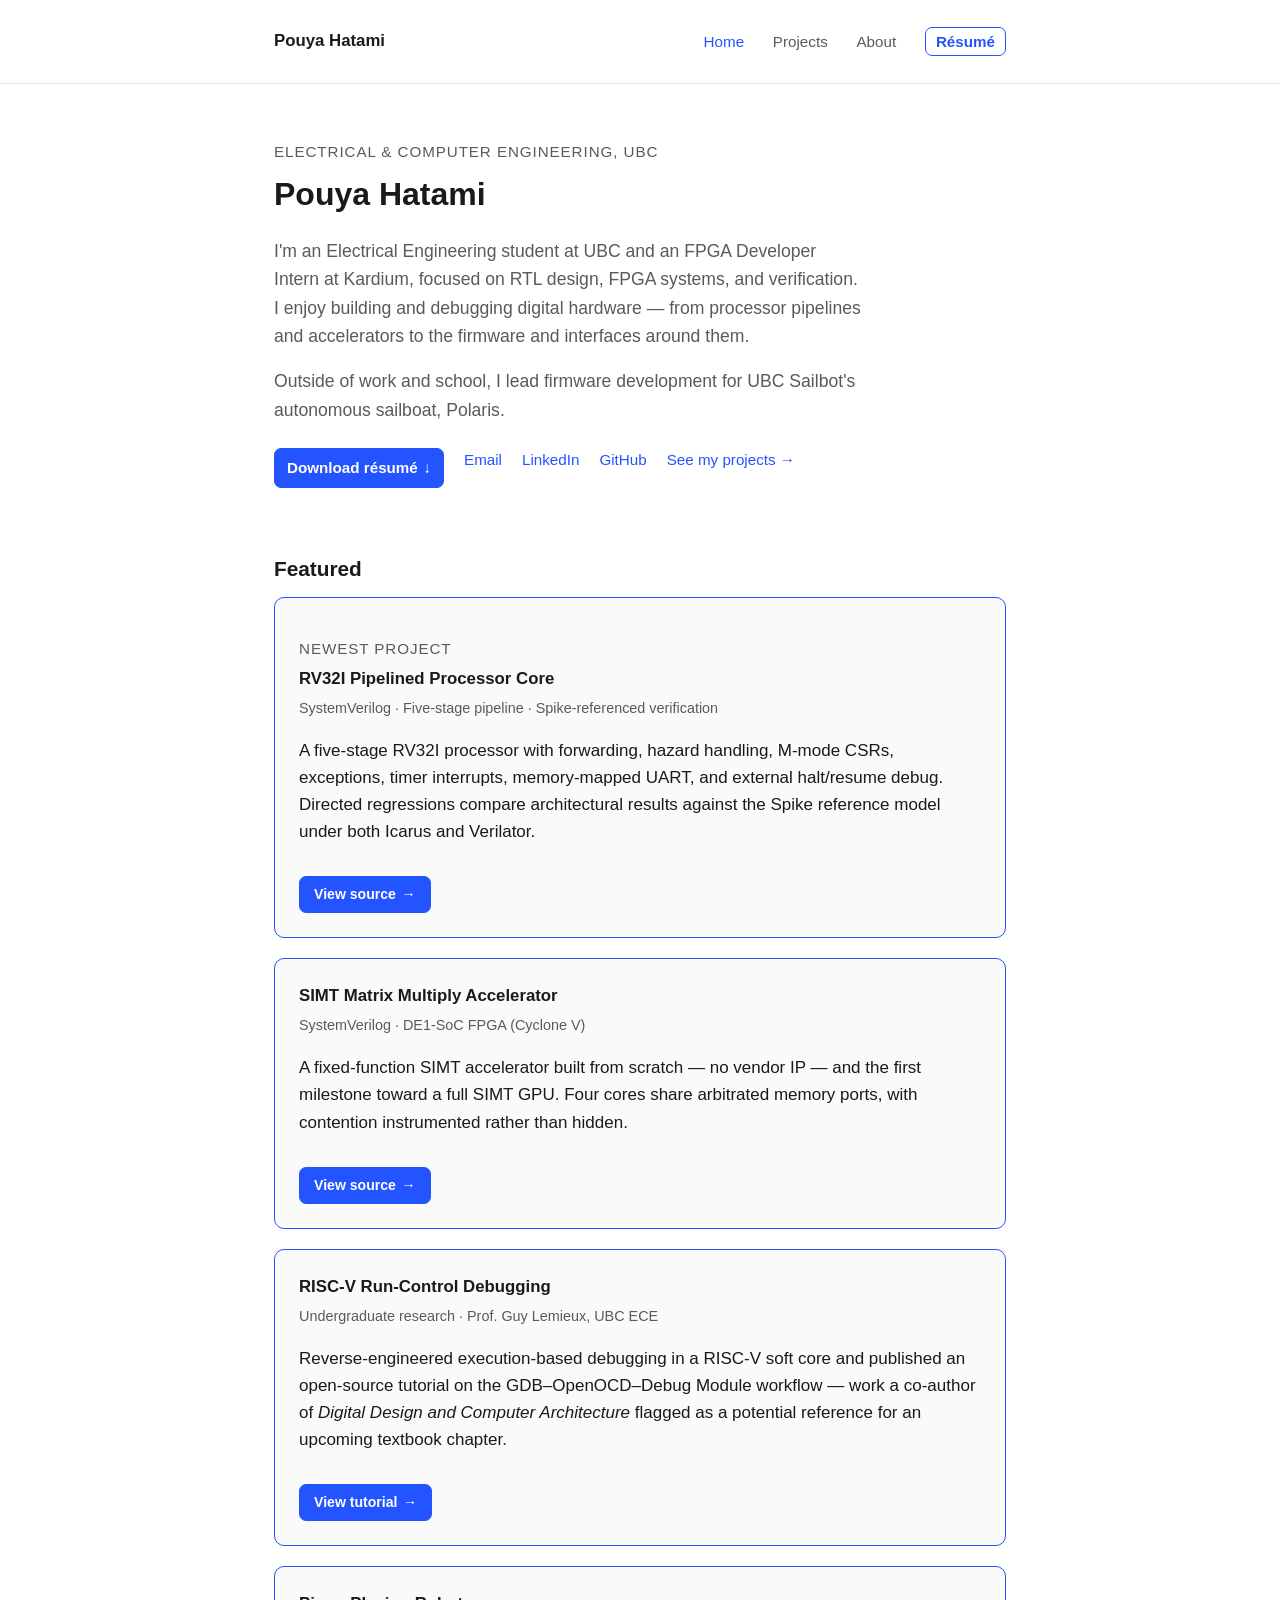
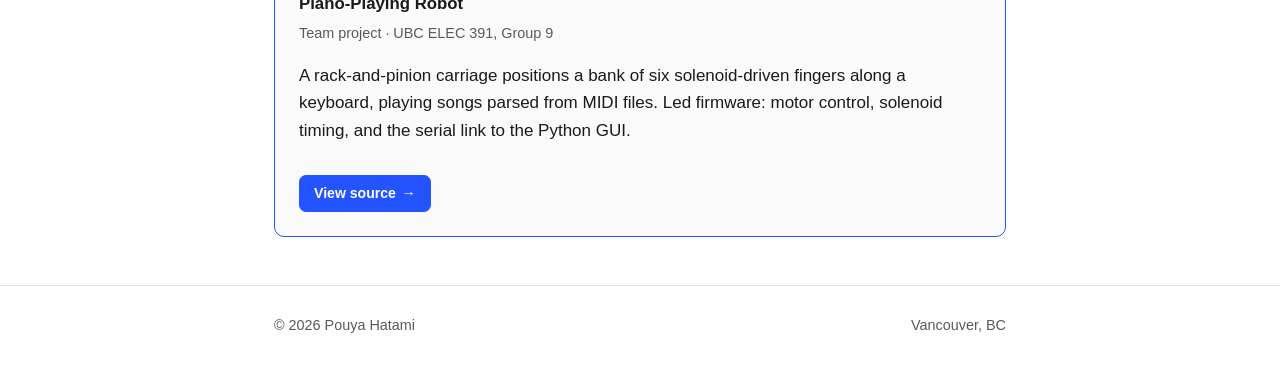
<file: index.html>
<!doctype html>
<html lang="en">
<head>
<meta charset="UTF-8">
<meta name="viewport" content="width=device-width, initial-scale=1.0">
<title>Pouya Hatami</title>
<meta name="description" content="Electrical & Computer Engineering student at UBC. FPGA, embedded systems, and firmware.">
<link rel="stylesheet" href="style.css?v=20260815-2">
</head>
<body>

<header class="site-header">
  <div class="wrap">
    <a class="site-title" href="index.html">Pouya Hatami</a>
    <nav>
      <a href="index.html" class="active">Home</a>
      <a href="projects.html">Projects</a>
      <a href="about.html">About</a>
      <a class="nav-resume" href="assets/Pouya_Hatami_Resume.pdf" download>R&eacute;sum&eacute;</a>
    </nav>
  </div>
</header>

<main class="wrap">
  <p class="tag">Electrical &amp; Computer Engineering, UBC</p>
  <h1>Pouya Hatami</h1>
  <p class="lede">
    I'm an Electrical Engineering student at UBC and an FPGA Developer Intern at
    Kardium, focused on RTL design, FPGA systems, and verification. I enjoy building
    and debugging digital hardware &mdash; from processor pipelines and accelerators
    to the firmware and interfaces around them.
  </p>
  <p class="lede">Outside of work and school, I lead firmware development for UBC Sailbot's autonomous sailboat, Polaris.</p>

  <div class="links">
    <a class="download-link" href="assets/Pouya_Hatami_Resume.pdf" download>Download r&eacute;sum&eacute; <span aria-hidden="true">&darr;</span></a>
    <a href="mailto:pouyahatami10@gmail.com">Email</a>
    <a href="https://linkedin.com/in/pouya-hatami-812662292" target="_blank" rel="noopener">LinkedIn</a>
    <a href="https://github.com/pouyahatami" target="_blank" rel="noopener">GitHub</a>
    <a href="projects.html">See my projects &rarr;</a>
  </div>

  <section style="margin-top:64px;">
    <h2>Featured</h2>

    <div class="card flagship">
      <p class="tag">Newest project</p>
      <h3>RV32I Pipelined Processor Core</h3>
      <p class="meta">SystemVerilog &middot; Five-stage pipeline &middot; Spike-referenced verification</p>
      <p>
        A five-stage RV32I processor with forwarding, hazard handling, M-mode
        CSRs, exceptions, timer interrupts, memory-mapped UART, and external
        halt/resume debug. Directed regressions compare architectural results
        against the Spike reference model under both Icarus and Verilator.
      </p>
      <a class="source-link" href="https://github.com/pouyahatami/riscv_cpu_project" target="_blank" rel="noopener">View source <span aria-hidden="true">&rarr;</span></a>
    </div>

    <div class="card flagship">
      <h3>SIMT Matrix Multiply Accelerator</h3>
      <p class="meta">SystemVerilog &middot; DE1-SoC FPGA (Cyclone V)</p>
      <p>
        A fixed-function SIMT accelerator built from scratch &mdash; no vendor
        IP &mdash; and the first milestone toward a full SIMT GPU. Four cores
        share arbitrated memory ports, with contention instrumented rather
        than hidden.
      </p>
      <a class="source-link" href="https://github.com/pouyahatami/simt-matrix-multiply-accel" target="_blank" rel="noopener">View source <span aria-hidden="true">&rarr;</span></a>
    </div>

    <div class="card flagship">
      <h3>RISC-V Run-Control Debugging</h3>
      <p class="meta">Undergraduate research &middot; Prof. Guy Lemieux, UBC ECE</p>
      <p>
        Reverse-engineered execution-based debugging in a RISC-V soft core and
        published an open-source tutorial on the GDB&ndash;OpenOCD&ndash;Debug Module
        workflow &mdash; work a co-author of <em>Digital Design and Computer
        Architecture</em> flagged as a potential reference for an upcoming textbook chapter.
      </p>
      <a class="source-link" href="https://github.com/UBC-ORCA/riscv-debug-tutorial" target="_blank" rel="noopener">View tutorial <span aria-hidden="true">&rarr;</span></a>
    </div>

    <div class="card flagship">
      <h3>Piano-Playing Robot</h3>
      <p class="meta">Team project &middot; UBC ELEC 391, Group 9</p>
      <p>
        A rack-and-pinion carriage positions a bank of six solenoid-driven
        fingers along a keyboard, playing songs parsed from MIDI files.
        Led firmware: motor control, solenoid timing, and the serial link
        to the Python GUI.
      </p>
      <a class="source-link" href="https://github.com/pouyahatami/piano-playing-robot" target="_blank" rel="noopener">View source <span aria-hidden="true">&rarr;</span></a>
    </div>
  </section>
</main>

<footer>
  <div class="wrap">
    <span>&copy; 2026 Pouya Hatami</span>
    <span>Vancouver, BC</span>
  </div>
</footer>

</body>
</html>
</file>
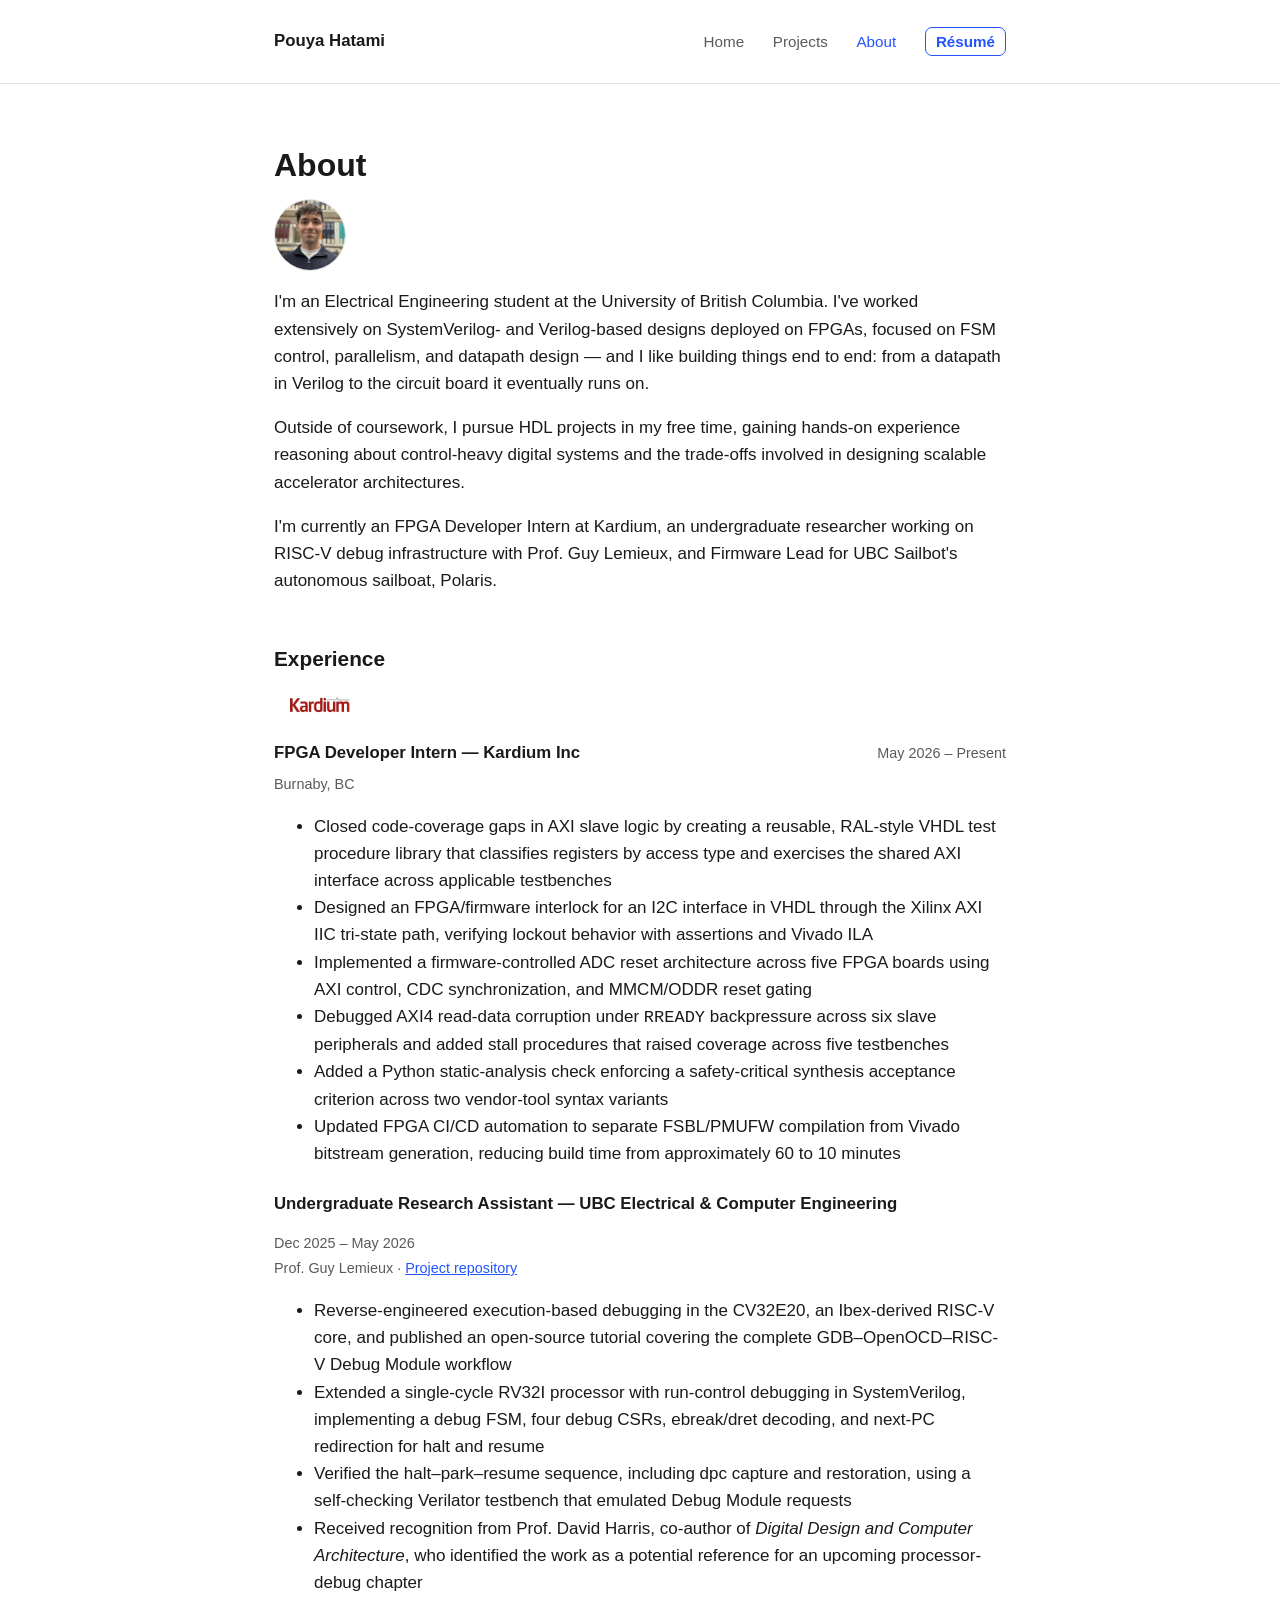
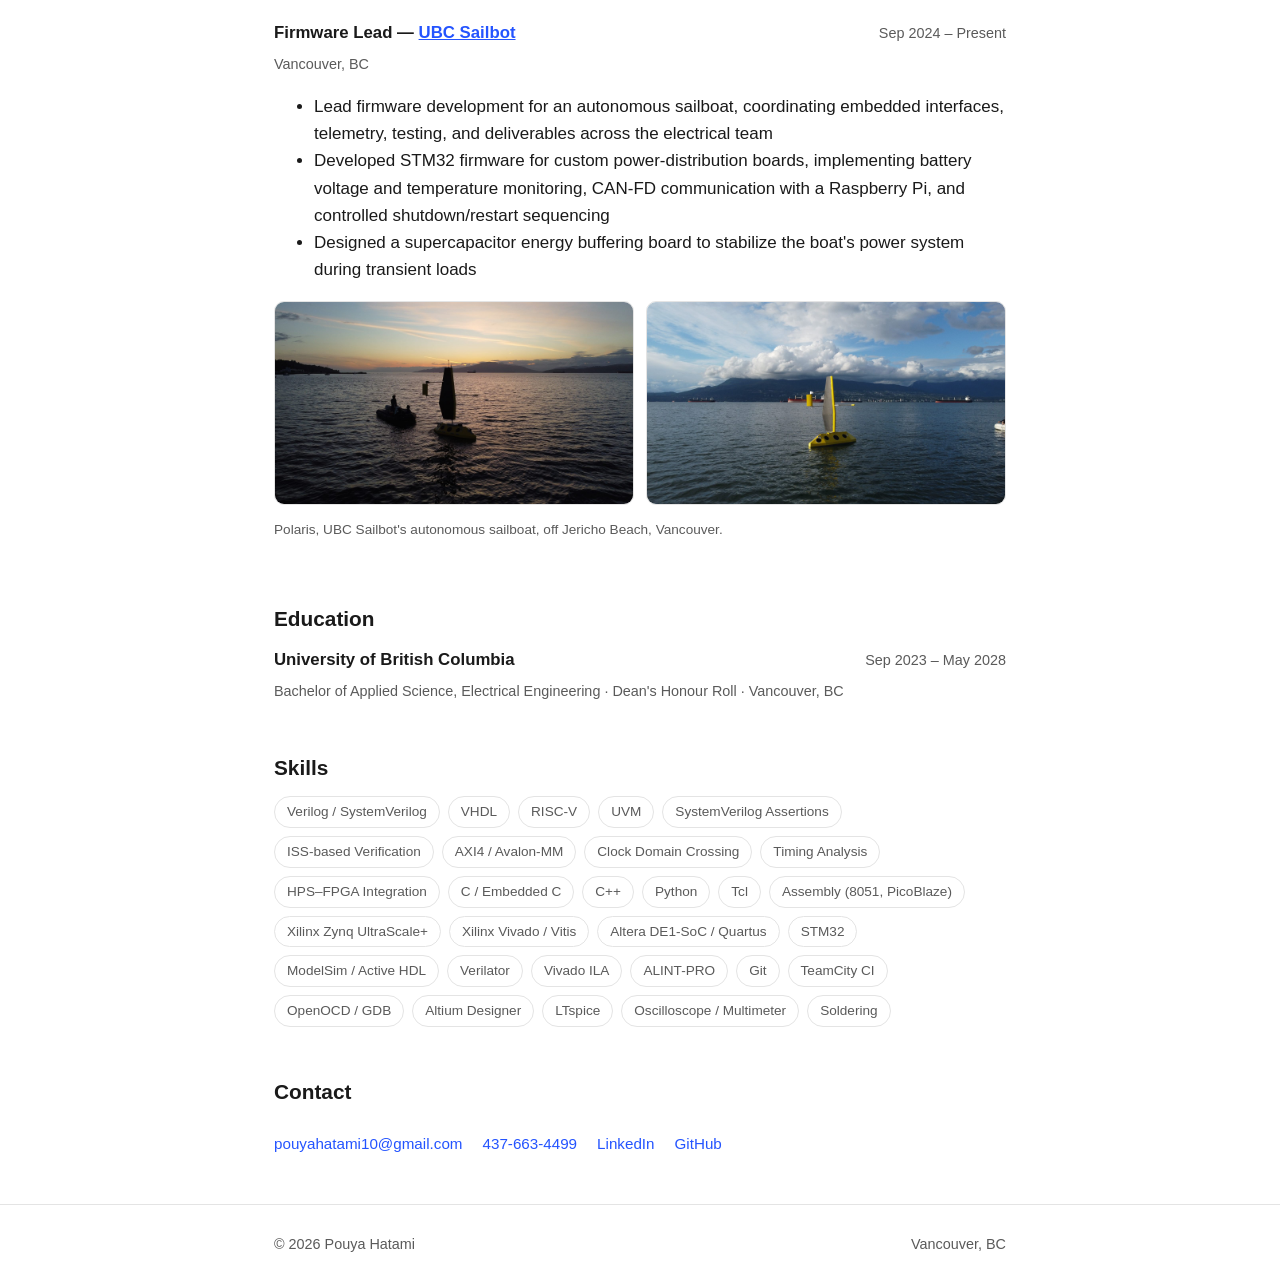
<file: about.html>
<!doctype html>
<html lang="en">
<head>
<meta charset="UTF-8">
<meta name="viewport" content="width=device-width, initial-scale=1.0">
<title>About &mdash; Pouya Hatami</title>
<meta name="description" content="About Pouya Hatami, Electrical & Computer Engineering student at UBC.">
<link rel="stylesheet" href="style.css?v=20260815-2">
</head>
<body>

<header class="site-header">
  <div class="wrap">
    <a class="site-title" href="index.html">Pouya Hatami</a>
    <nav>
      <a href="index.html">Home</a>
      <a href="projects.html">Projects</a>
      <a href="about.html" class="active">About</a>
      <a class="nav-resume" href="assets/Pouya_Hatami_Resume.pdf" download>R&eacute;sum&eacute;</a>
    </nav>
  </div>
</header>

<main class="wrap">
  <h1>About</h1>

  <section>
    <img src="assets/images/headshot.jpg" alt="Pouya Hatami" class="headshot">
    <p>
      I'm an Electrical Engineering student at the University of British Columbia.
      I've worked extensively on SystemVerilog- and
      Verilog-based designs deployed on FPGAs, focused on FSM control, parallelism,
      and datapath design &mdash; and I like building things end to end: from a
      datapath in Verilog to the circuit board it eventually runs on.
    </p>
    <p>
      Outside of coursework, I pursue HDL projects in my free time, gaining
      hands-on experience reasoning about control-heavy digital systems and the
      trade-offs involved in designing scalable accelerator architectures.
    </p>
    <p>
      I'm currently an FPGA Developer Intern at Kardium, an undergraduate
      researcher working on RISC-V debug infrastructure with Prof. Guy Lemieux,
      and Firmware Lead for UBC Sailbot's autonomous sailboat, Polaris.
    </p>
  </section>

  <section>
    <h2>Experience</h2>

    <div class="exp-item">
      <div class="logo-badge"><img src="assets/images/kardium-logo.jpg" alt="Kardium Inc"></div>
      <div class="role-line">
        <h3>FPGA Developer Intern &mdash; Kardium Inc</h3>
        <span class="meta">May 2026 &ndash; Present</span>
      </div>
      <p class="meta">Burnaby, BC</p>
      <ul>
        <li>Closed code-coverage gaps in AXI slave logic by creating a reusable, RAL-style VHDL test procedure library that classifies registers by access type and exercises the shared AXI interface across applicable testbenches</li>
        <li>Designed an FPGA/firmware interlock for an I2C interface in VHDL through the Xilinx AXI IIC tri-state path, verifying lockout behavior with assertions and Vivado ILA</li>
        <li>Implemented a firmware-controlled ADC reset architecture across five FPGA boards using AXI control, CDC synchronization, and MMCM/ODDR reset gating</li>
        <li>Debugged AXI4 read-data corruption under <code>RREADY</code> backpressure across six slave peripherals and added stall procedures that raised coverage across five testbenches</li>
        <li>Added a Python static-analysis check enforcing a safety-critical synthesis acceptance criterion across two vendor-tool syntax variants</li>
        <li>Updated FPGA CI/CD automation to separate FSBL/PMUFW compilation from Vivado bitstream generation, reducing build time from approximately 60 to 10 minutes</li>
      </ul>
    </div>

    <div class="exp-item">
      <div class="role-line">
        <h3>Undergraduate Research Assistant &mdash; UBC Electrical &amp; Computer Engineering</h3>
        <span class="meta">Dec 2025 &ndash; May 2026</span>
      </div>
      <p class="meta">Prof. Guy Lemieux &middot; <a href="https://github.com/UBC-ORCA/riscv-debug-tutorial" target="_blank" rel="noopener">Project repository</a></p>
      <ul>
        <li>Reverse-engineered execution-based debugging in the CV32E20, an Ibex-derived RISC-V core, and published an open-source tutorial covering the complete GDB&ndash;OpenOCD&ndash;RISC-V Debug Module workflow</li>
        <li>Extended a single-cycle RV32I processor with run-control debugging in SystemVerilog, implementing a debug FSM, four debug CSRs, ebreak/dret decoding, and next-PC redirection for halt and resume</li>
        <li>Verified the halt&ndash;park&ndash;resume sequence, including dpc capture and restoration, using a self-checking Verilator testbench that emulated Debug Module requests</li>
        <li>Received recognition from Prof. David Harris, co-author of <em>Digital Design and Computer Architecture</em>, who identified the work as a potential reference for an upcoming processor-debug chapter</li>
      </ul>
    </div>

    <div class="exp-item">
      <div class="role-line">
        <h3>Firmware Lead &mdash; <a href="https://www.ubcsailbot.org/" target="_blank" rel="noopener">UBC Sailbot</a></h3>
        <span class="meta">Sep 2024 &ndash; Present</span>
      </div>
      <p class="meta">Vancouver, BC</p>
      <ul>
        <li>Lead firmware development for an autonomous sailboat, coordinating embedded interfaces, telemetry, testing, and deliverables across the electrical team</li>
        <li>Developed STM32 firmware for custom power-distribution boards, implementing battery voltage and temperature monitoring, CAN-FD communication with a Raspberry Pi, and controlled shutdown/restart sequencing</li>
        <li>Designed a supercapacitor energy buffering board to stabilize the boat's power system during transient loads</li>
      </ul>
      <div class="photo-gallery">
        <img src="assets/images/sailbot-sunset.jpg" alt="Polaris, UBC Sailbot's autonomous sailboat, under tow at sunset off Jericho Beach, Vancouver" loading="lazy">
        <img src="assets/images/sailbot-harbour.jpg" alt="Polaris, UBC Sailbot's autonomous sailboat, on the water off Jericho Beach with cargo ships in the background" loading="lazy">
        <p class="photo-caption">Polaris, UBC Sailbot's autonomous sailboat, off Jericho Beach, Vancouver.</p>
      </div>
    </div>
  </section>

  <section>
    <h2>Education</h2>
    <div class="exp-item">
      <div class="role-line">
        <h3>University of British Columbia</h3>
        <span class="meta">Sep 2023 &ndash; May 2028</span>
      </div>
      <p class="meta">Bachelor of Applied Science, Electrical Engineering &middot; Dean's Honour Roll &middot; Vancouver, BC</p>
    </div>
  </section>

  <section>
    <h2>Skills</h2>
    <div class="skills-grid">
      <span class="skill-pill">Verilog / SystemVerilog</span>
      <span class="skill-pill">VHDL</span>
      <span class="skill-pill">RISC-V</span>
      <span class="skill-pill">UVM</span>
      <span class="skill-pill">SystemVerilog Assertions</span>
      <span class="skill-pill">ISS-based Verification</span>
      <span class="skill-pill">AXI4 / Avalon-MM</span>
      <span class="skill-pill">Clock Domain Crossing</span>
      <span class="skill-pill">Timing Analysis</span>
      <span class="skill-pill">HPS&ndash;FPGA Integration</span>
      <span class="skill-pill">C / Embedded C</span>
      <span class="skill-pill">C++</span>
      <span class="skill-pill">Python</span>
      <span class="skill-pill">Tcl</span>
      <span class="skill-pill">Assembly (8051, PicoBlaze)</span>
      <span class="skill-pill">Xilinx Zynq UltraScale+</span>
      <span class="skill-pill">Xilinx Vivado / Vitis</span>
      <span class="skill-pill">Altera DE1-SoC / Quartus</span>
      <span class="skill-pill">STM32</span>
      <span class="skill-pill">ModelSim / Active HDL</span>
      <span class="skill-pill">Verilator</span>
      <span class="skill-pill">Vivado ILA</span>
      <span class="skill-pill">ALINT-PRO</span>
      <span class="skill-pill">Git</span>
      <span class="skill-pill">TeamCity CI</span>
      <span class="skill-pill">OpenOCD / GDB</span>
      <span class="skill-pill">Altium Designer</span>
      <span class="skill-pill">LTspice</span>
      <span class="skill-pill">Oscilloscope / Multimeter</span>
      <span class="skill-pill">Soldering</span>
    </div>
  </section>

  <section>
    <h2>Contact</h2>
    <div class="links">
      <a href="mailto:pouyahatami10@gmail.com">pouyahatami10@gmail.com</a>
      <a href="tel:+14376634499">437-663-4499</a>
      <a href="https://linkedin.com/in/pouya-hatami-812662292" target="_blank" rel="noopener">LinkedIn</a>
      <a href="https://github.com/pouyahatami" target="_blank" rel="noopener">GitHub</a>
    </div>
  </section>
</main>

<footer>
  <div class="wrap">
    <span>&copy; 2026 Pouya Hatami</span>
    <span>Vancouver, BC</span>
  </div>
</footer>

</body>
</html>
</file>
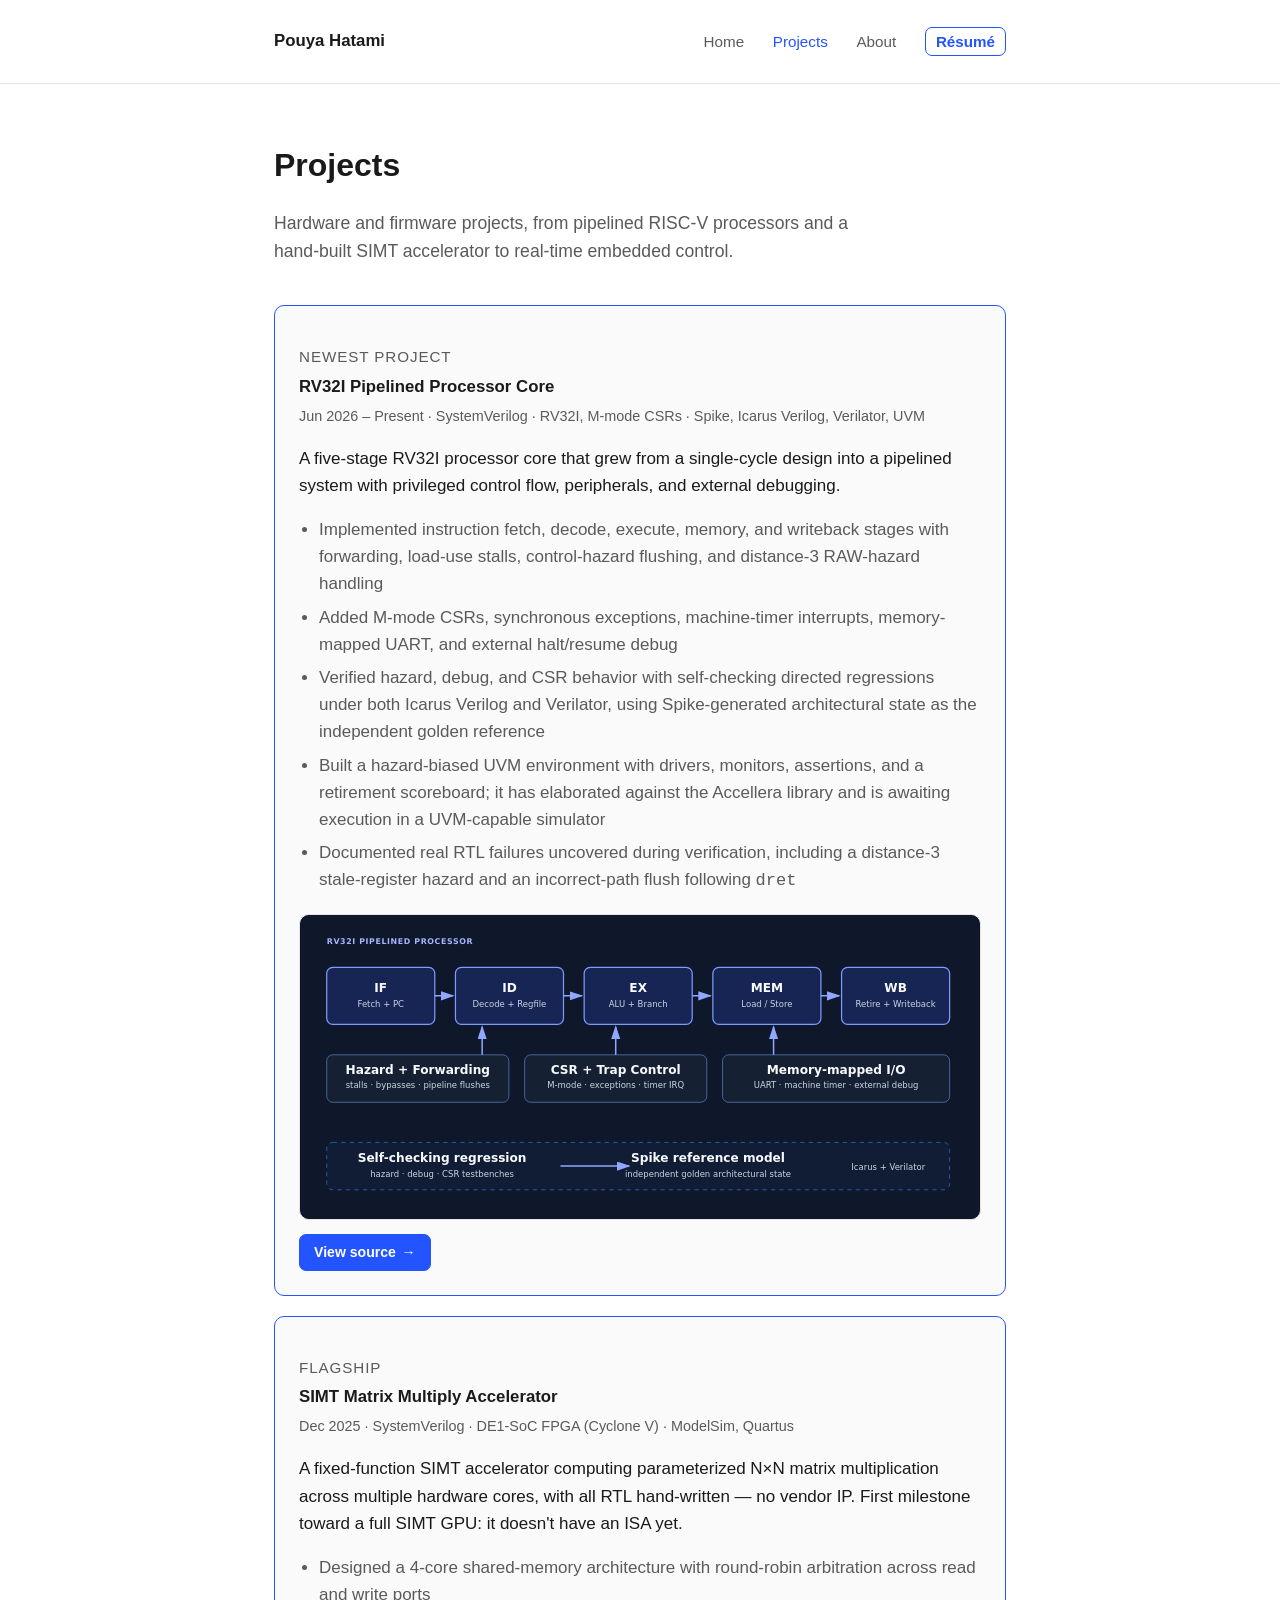
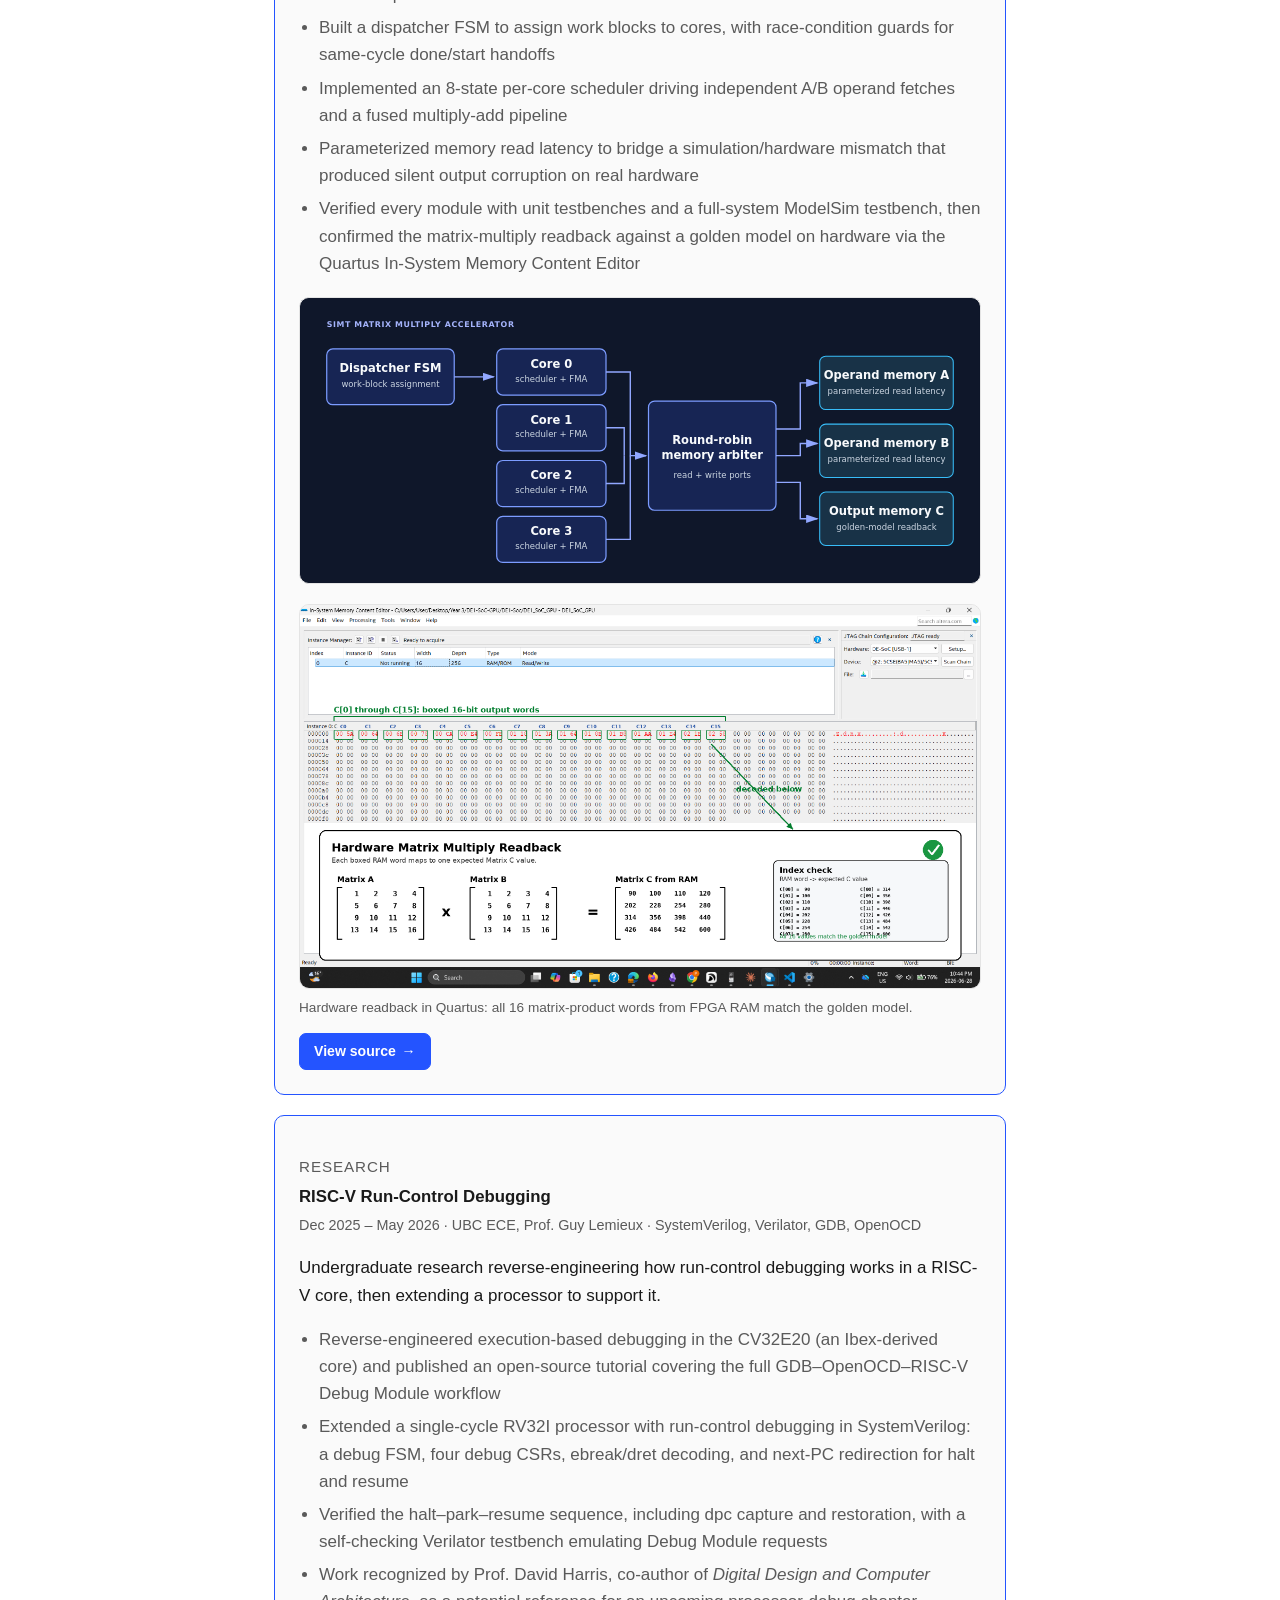
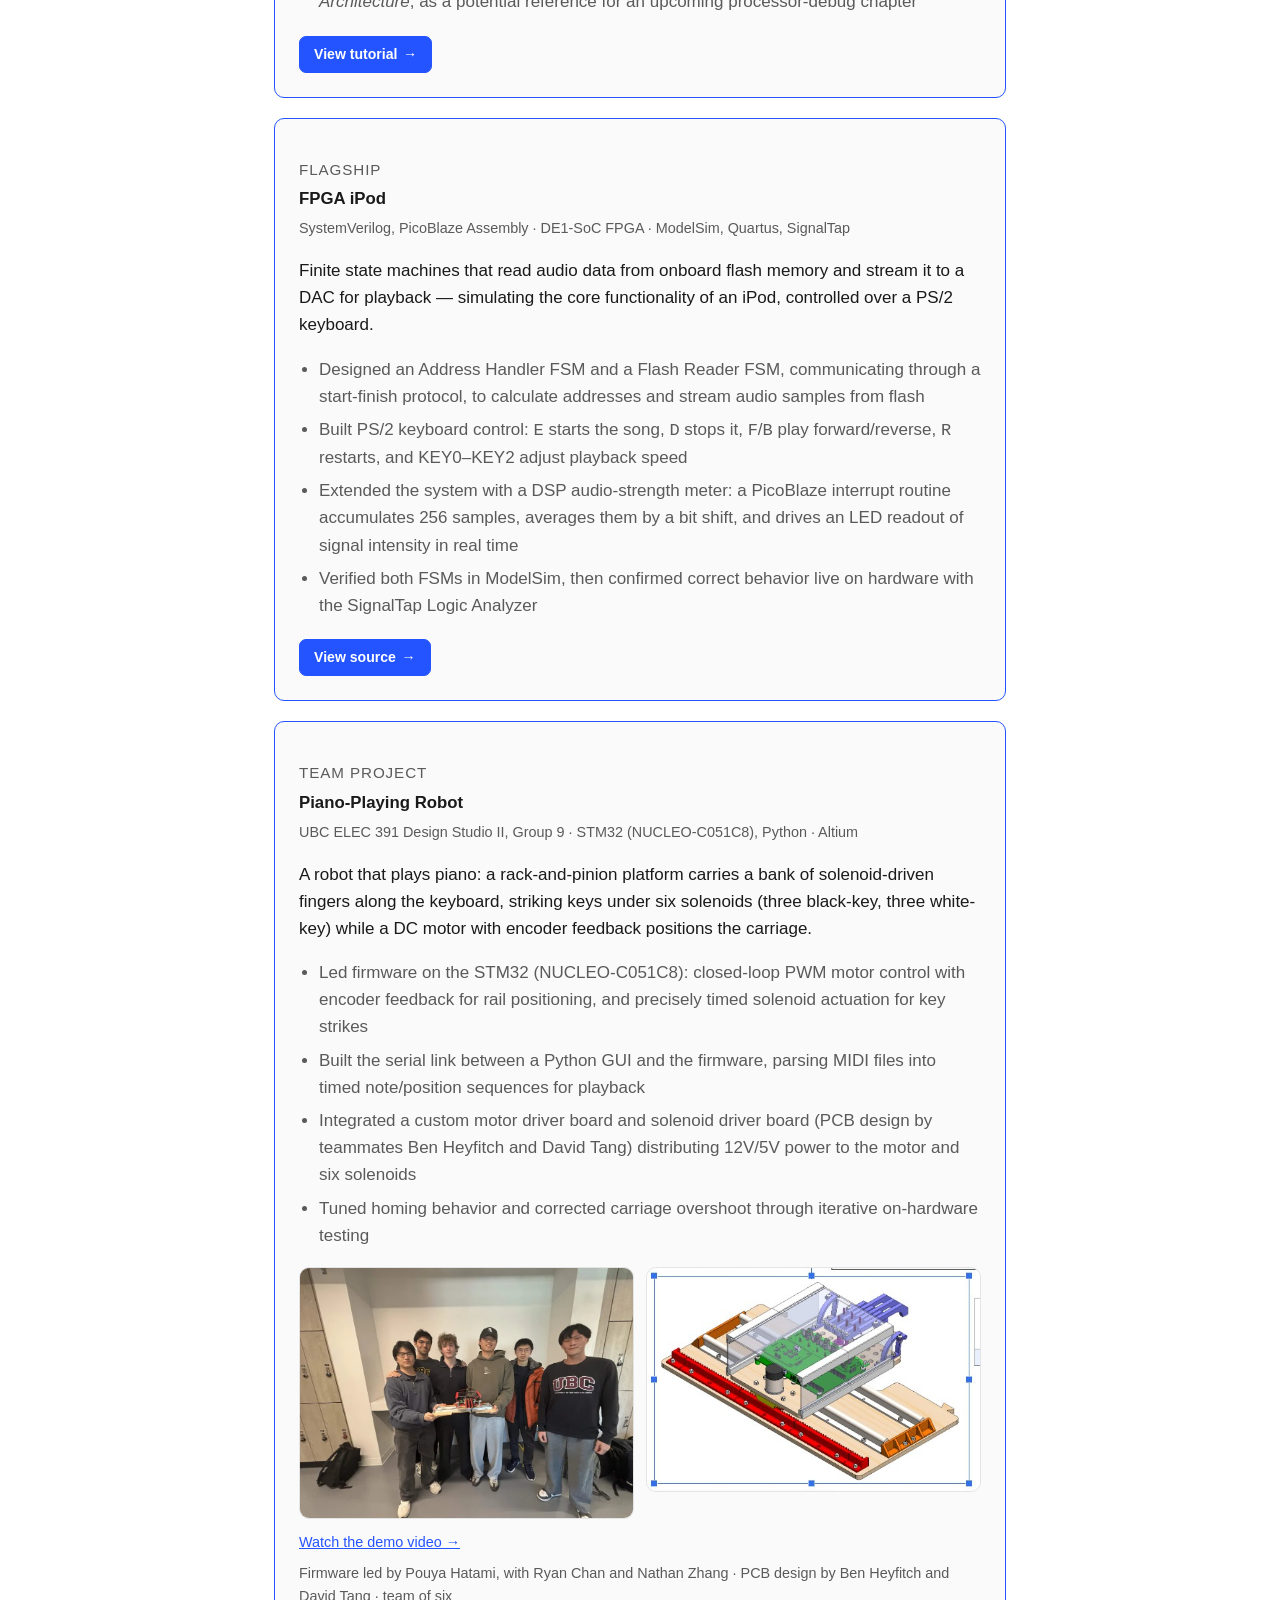
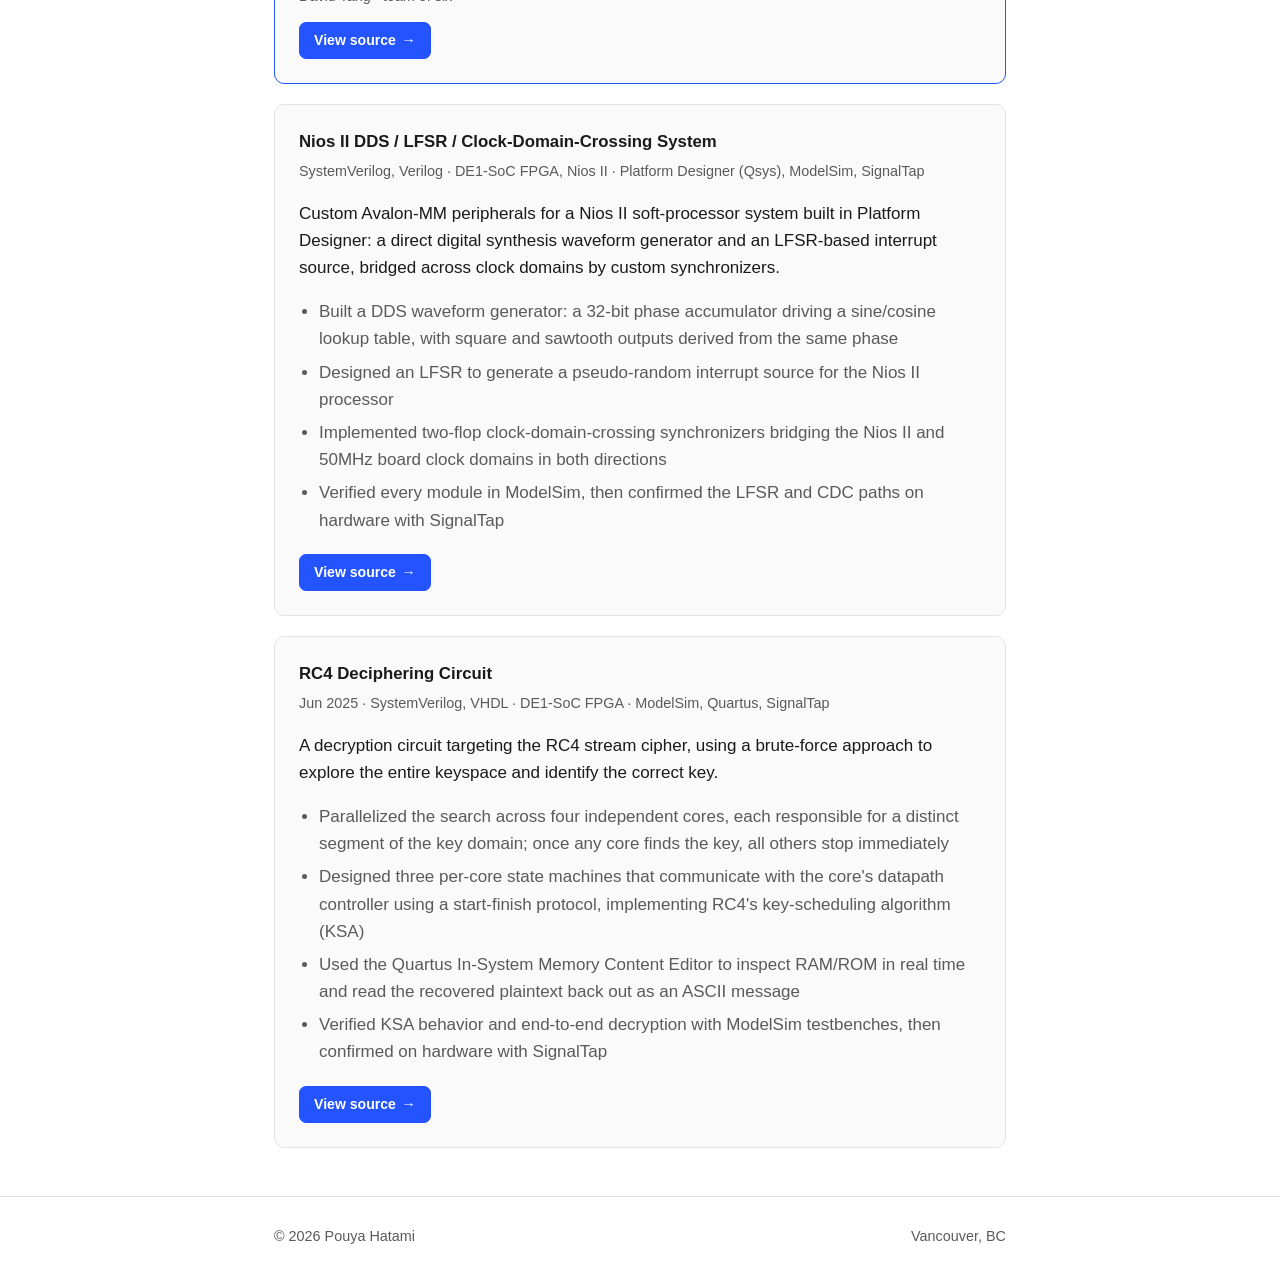
<file: projects.html>
<!doctype html>
<html lang="en">
<head>
<meta charset="UTF-8">
<meta name="viewport" content="width=device-width, initial-scale=1.0">
<title>Projects &mdash; Pouya Hatami</title>
<meta name="description" content="FPGA, embedded systems, and firmware projects by Pouya Hatami.">
<link rel="stylesheet" href="style.css?v=20260815-2">
</head>
<body>

<header class="site-header">
  <div class="wrap">
    <a class="site-title" href="index.html">Pouya Hatami</a>
    <nav>
      <a href="index.html">Home</a>
      <a href="projects.html" class="active">Projects</a>
      <a href="about.html">About</a>
      <a class="nav-resume" href="assets/Pouya_Hatami_Resume.pdf" download>R&eacute;sum&eacute;</a>
    </nav>
  </div>
</header>

<main class="wrap">
  <h1>Projects</h1>
  <p class="lede">Hardware and firmware projects, from pipelined RISC-V processors and a hand-built SIMT accelerator to real-time embedded control.</p>

  <section style="margin-top:40px;">

    <div class="card flagship">
      <p class="tag">Newest project</p>
      <h3>RV32I Pipelined Processor Core</h3>
      <p class="meta">Jun 2026 &ndash; Present &middot; SystemVerilog &middot; RV32I, M-mode CSRs &middot; Spike, Icarus Verilog, Verilator, UVM</p>
      <p>A five-stage RV32I processor core that grew from a single-cycle design into a pipelined system with privileged control flow, peripherals, and external debugging.</p>
      <ul>
        <li>Implemented instruction fetch, decode, execute, memory, and writeback stages with forwarding, load-use stalls, control-hazard flushing, and distance-3 RAW-hazard handling</li>
        <li>Added M-mode CSRs, synchronous exceptions, machine-timer interrupts, memory-mapped UART, and external halt/resume debug</li>
        <li>Verified hazard, debug, and CSR behavior with self-checking directed regressions under both Icarus Verilog and Verilator, using Spike-generated architectural state as the independent golden reference</li>
        <li>Built a hazard-biased UVM environment with drivers, monitors, assertions, and a retirement scoreboard; it has elaborated against the Accellera library and is awaiting execution in a UVM-capable simulator</li>
        <li>Documented real RTL failures uncovered during verification, including a distance-3 stale-register hazard and an incorrect-path flush following <code>dret</code></li>
      </ul>
      <img class="project-diagram" src="assets/diagrams/rv32i-pipeline.svg" alt="Block diagram of the five-stage RV32I pipeline, hazard and forwarding unit, CSR and trap control, timer interrupt, UART, external debug, and Spike-referenced verification" loading="lazy">
      <a class="source-link" href="https://github.com/pouyahatami/riscv_cpu_project" target="_blank" rel="noopener">View source <span aria-hidden="true">&rarr;</span></a>
    </div>

    <div class="card flagship">
      <p class="tag">Flagship</p>
      <h3>SIMT Matrix Multiply Accelerator</h3>
      <p class="meta">Dec 2025 &middot; SystemVerilog &middot; DE1-SoC FPGA (Cyclone V) &middot; ModelSim, Quartus</p>
      <p>A fixed-function SIMT accelerator computing parameterized N&times;N matrix multiplication across multiple hardware cores, with all RTL hand-written &mdash; no vendor IP. First milestone toward a full SIMT GPU: it doesn't have an ISA yet.</p>
      <ul>
        <li>Designed a 4-core shared-memory architecture with round-robin arbitration across read and write ports</li>
        <li>Built a dispatcher FSM to assign work blocks to cores, with race-condition guards for same-cycle done/start handoffs</li>
        <li>Implemented an 8-state per-core scheduler driving independent A/B operand fetches and a fused multiply-add pipeline</li>
        <li>Parameterized memory read latency to bridge a simulation/hardware mismatch that produced silent output corruption on real hardware</li>
        <li>Verified every module with unit testbenches and a full-system ModelSim testbench, then confirmed the matrix-multiply readback against a golden model on hardware via the Quartus In-System Memory Content Editor</li>
      </ul>
      <img class="project-diagram" src="assets/diagrams/simt-architecture.svg?v=2" alt="Block diagram of the SIMT matrix accelerator showing the dispatcher, four compute cores, round-robin arbiter, shared A and B memories, and output memory" loading="lazy">
      <figure class="project-evidence">
        <img src="assets/images/simt-matrix-readback.png" alt="Annotated Quartus In-System Memory Content Editor screenshot showing all sixteen matrix multiplication output words matching the expected golden-model values" loading="lazy">
        <figcaption>Hardware readback in Quartus: all 16 matrix-product words from FPGA RAM match the golden model.</figcaption>
      </figure>
      <a class="source-link" href="https://github.com/pouyahatami/simt-matrix-multiply-accel" target="_blank" rel="noopener">View source <span aria-hidden="true">&rarr;</span></a>
    </div>

    <div class="card flagship">
      <p class="tag">Research</p>
      <h3>RISC-V Run-Control Debugging</h3>
      <p class="meta">Dec 2025 &ndash; May 2026 &middot; UBC ECE, Prof. Guy Lemieux &middot; SystemVerilog, Verilator, GDB, OpenOCD</p>
      <p>Undergraduate research reverse-engineering how run-control debugging works in a RISC-V core, then extending a processor to support it.</p>
      <ul>
        <li>Reverse-engineered execution-based debugging in the CV32E20 (an Ibex-derived core) and published an open-source tutorial covering the full GDB&ndash;OpenOCD&ndash;RISC-V Debug Module workflow</li>
        <li>Extended a single-cycle RV32I processor with run-control debugging in SystemVerilog: a debug FSM, four debug CSRs, ebreak/dret decoding, and next-PC redirection for halt and resume</li>
        <li>Verified the halt&ndash;park&ndash;resume sequence, including dpc capture and restoration, with a self-checking Verilator testbench emulating Debug Module requests</li>
        <li>Work recognized by Prof. David Harris, co-author of <em>Digital Design and Computer Architecture</em>, as a potential reference for an upcoming processor-debug chapter</li>
      </ul>
      <a class="source-link" href="https://github.com/UBC-ORCA/riscv-debug-tutorial" target="_blank" rel="noopener">View tutorial <span aria-hidden="true">&rarr;</span></a>
    </div>

    <div class="card flagship">
      <p class="tag">Flagship</p>
      <h3>FPGA iPod</h3>
      <p class="meta">SystemVerilog, PicoBlaze Assembly &middot; DE1-SoC FPGA &middot; ModelSim, Quartus, SignalTap</p>
      <p>Finite state machines that read audio data from onboard flash memory and stream it to a DAC for playback &mdash; simulating the core functionality of an iPod, controlled over a PS/2 keyboard.</p>
      <ul>
        <li>Designed an Address Handler FSM and a Flash Reader FSM, communicating through a start-finish protocol, to calculate addresses and stream audio samples from flash</li>
        <li>Built PS/2 keyboard control: <code>E</code> starts the song, <code>D</code> stops it, <code>F</code>/<code>B</code> play forward/reverse, <code>R</code> restarts, and KEY0&ndash;KEY2 adjust playback speed</li>
        <li>Extended the system with a DSP audio-strength meter: a PicoBlaze interrupt routine accumulates 256 samples, averages them by a bit shift, and drives an LED readout of signal intensity in real time</li>
        <li>Verified both FSMs in ModelSim, then confirmed correct behavior live on hardware with the SignalTap Logic Analyzer</li>
      </ul>
      <a class="source-link" href="https://github.com/pouyahatami/fpga-ipod" target="_blank" rel="noopener">View source <span aria-hidden="true">&rarr;</span></a>
    </div>

    <div class="card flagship">
      <p class="tag">Team Project</p>
      <h3>Piano-Playing Robot</h3>
      <p class="meta">UBC ELEC 391 Design Studio II, Group 9 &middot; STM32 (NUCLEO-C051C8), Python &middot; Altium</p>
      <p>A robot that plays piano: a rack-and-pinion platform carries a bank of solenoid-driven fingers along the keyboard, striking keys under six solenoids (three black-key, three white-key) while a DC motor with encoder feedback positions the carriage.</p>
      <ul>
        <li>Led firmware on the STM32 (NUCLEO-C051C8): closed-loop PWM motor control with encoder feedback for rail positioning, and precisely timed solenoid actuation for key strikes</li>
        <li>Built the serial link between a Python GUI and the firmware, parsing MIDI files into timed note/position sequences for playback</li>
        <li>Integrated a custom motor driver board and solenoid driver board (PCB design by teammates Ben Heyfitch and David Tang) distributing 12V/5V power to the motor and six solenoids</li>
        <li>Tuned homing behavior and corrected carriage overshoot through iterative on-hardware testing</li>
      </ul>
      <div class="photo-gallery">
        <img src="assets/images/robo-team.jpg" alt="The six-person ELEC 391 Group 9 team holding the piano-playing robot" loading="lazy">
        <img src="assets/images/robo-cad.jpg" alt="CAD render of the robot's acrylic enclosure and rack-and-rail platform" loading="lazy">
      </div>
      <p class="meta" style="margin-top:12px;"><a href="robo-demo.html">Watch the demo video &rarr;</a></p>
      <p class="meta" style="margin-top:8px;">Firmware led by Pouya Hatami, with Ryan Chan and Nathan Zhang &middot; PCB design by Ben Heyfitch and David Tang &middot; team of six</p>
      <a class="source-link" href="https://github.com/pouyahatami/piano-playing-robot" target="_blank" rel="noopener">View source <span aria-hidden="true">&rarr;</span></a>
    </div>

    <div class="card">
      <h3>Nios II DDS / LFSR / Clock-Domain-Crossing System</h3>
      <p class="meta">SystemVerilog, Verilog &middot; DE1-SoC FPGA, Nios II &middot; Platform Designer (Qsys), ModelSim, SignalTap</p>
      <p>Custom Avalon-MM peripherals for a Nios II soft-processor system built in Platform Designer: a direct digital synthesis waveform generator and an LFSR-based interrupt source, bridged across clock domains by custom synchronizers.</p>
      <ul>
        <li>Built a DDS waveform generator: a 32-bit phase accumulator driving a sine/cosine lookup table, with square and sawtooth outputs derived from the same phase</li>
        <li>Designed an LFSR to generate a pseudo-random interrupt source for the Nios II processor</li>
        <li>Implemented two-flop clock-domain-crossing synchronizers bridging the Nios II and 50MHz board clock domains in both directions</li>
        <li>Verified every module in ModelSim, then confirmed the LFSR and CDC paths on hardware with SignalTap</li>
      </ul>
      <a class="source-link" href="https://github.com/pouyahatami/nios-dds-cdc" target="_blank" rel="noopener">View source <span aria-hidden="true">&rarr;</span></a>
    </div>

    <div class="card">
      <h3>RC4 Deciphering Circuit</h3>
      <p class="meta">Jun 2025 &middot; SystemVerilog, VHDL &middot; DE1-SoC FPGA &middot; ModelSim, Quartus, SignalTap</p>
      <p>A decryption circuit targeting the RC4 stream cipher, using a brute-force approach to explore the entire keyspace and identify the correct key.</p>
      <ul>
        <li>Parallelized the search across four independent cores, each responsible for a distinct segment of the key domain; once any core finds the key, all others stop immediately</li>
        <li>Designed three per-core state machines that communicate with the core's datapath controller using a start-finish protocol, implementing RC4's key-scheduling algorithm (KSA)</li>
        <li>Used the Quartus In-System Memory Content Editor to inspect RAM/ROM in real time and read the recovered plaintext back out as an ASCII message</li>
        <li>Verified KSA behavior and end-to-end decryption with ModelSim testbenches, then confirmed on hardware with SignalTap</li>
      </ul>
      <a class="source-link" href="https://github.com/pouyahatami/rc4-deciphering-circuit" target="_blank" rel="noopener">View source <span aria-hidden="true">&rarr;</span></a>
    </div>

  </section>
</main>

<footer>
  <div class="wrap">
    <span>&copy; 2026 Pouya Hatami</span>
    <span>Vancouver, BC</span>
  </div>
</footer>

</body>
</html>
</file>
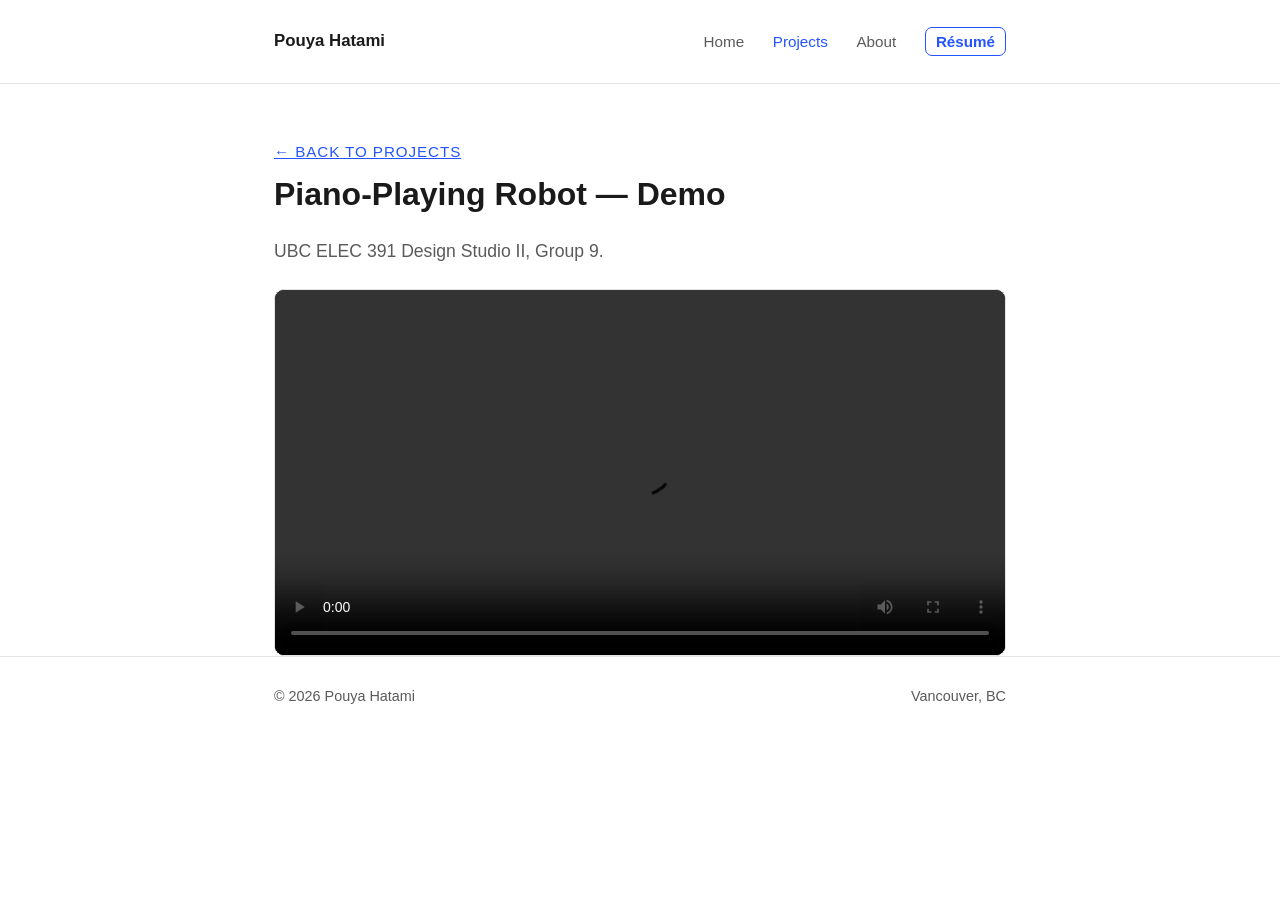
<file: robo-demo.html>
<!doctype html>
<html lang="en">
<head>
<meta charset="UTF-8">
<meta name="viewport" content="width=device-width, initial-scale=1.0">
<title>Piano-Playing Robot Demo &mdash; Pouya Hatami</title>
<meta name="description" content="Demo video of the ELEC 391 Group 9 piano-playing robot.">
<link rel="stylesheet" href="style.css?v=20260815-2">
</head>
<body>

<header class="site-header">
  <div class="wrap">
    <a class="site-title" href="index.html">Pouya Hatami</a>
    <nav>
      <a href="index.html">Home</a>
      <a href="projects.html" class="active">Projects</a>
      <a href="about.html">About</a>
      <a class="nav-resume" href="assets/Pouya_Hatami_Resume.pdf" download>R&eacute;sum&eacute;</a>
    </nav>
  </div>
</header>

<main class="wrap">
  <p class="tag"><a href="projects.html">&larr; Back to Projects</a></p>
  <h1>Piano-Playing Robot &mdash; Demo</h1>
  <p class="lede">UBC ELEC 391 Design Studio II, Group 9.</p>

  <video class="project-video" style="margin-top:24px;" controls preload="metadata" src="assets/video/robo-demo.mov">
    Your browser doesn't support embedded video &mdash; <a href="assets/video/robo-demo.mov">download the demo</a>.
  </video>
</main>

<footer>
  <div class="wrap">
    <span>&copy; 2026 Pouya Hatami</span>
    <span>Vancouver, BC</span>
  </div>
</footer>

</body>
</html>
</file>
<file: style.css>
:root {
  --bg: #ffffff;
  --text: #1a1a1a;
  --text-muted: #5a5a5a;
  --border: #e4e4e4;
  --accent: #2454ff;
  --accent-contrast: #ffffff;
  --card-bg: #fafafa;
  --max-width: 780px;
}

@media (prefers-color-scheme: dark) {
  :root {
    --bg: #121212;
    --text: #ececec;
    --text-muted: #a3a3a3;
    --border: #2a2a2a;
    --accent: #6d93ff;
    --accent-contrast: #0d1530;
    --card-bg: #1a1a1a;
  }
}

* {
  box-sizing: border-box;
}

html, body {
  margin: 0;
  padding: 0;
}

body {
  background: var(--bg);
  color: var(--text);
  font-family: -apple-system, BlinkMacSystemFont, "Segoe UI", Helvetica, Arial, sans-serif;
  line-height: 1.6;
  font-size: 17px;
}

.wrap {
  max-width: var(--max-width);
  margin: 0 auto;
  padding: 0 24px;
}

header.site-header {
  border-bottom: 1px solid var(--border);
  padding: 28px 0;
  margin-bottom: 56px;
}

header.site-header .wrap {
  display: flex;
  align-items: center;
  justify-content: space-between;
  flex-wrap: wrap;
  gap: 12px;
}

.site-title {
  font-weight: 600;
  font-size: 1.05rem;
  text-decoration: none;
  color: var(--text);
}

nav a {
  color: var(--text-muted);
  text-decoration: none;
  margin-left: 24px;
  font-size: 0.95rem;
}

nav a:first-child {
  margin-left: 0;
}

nav a:hover,
nav a.active {
  color: var(--accent);
}

nav a.nav-resume {
  border: 1px solid var(--accent);
  border-radius: 7px;
  padding: 5px 10px;
  color: var(--accent);
  font-weight: 600;
}

nav a.nav-resume:hover {
  background: var(--accent);
  color: var(--accent-contrast);
}

main {
  padding-bottom: 80px;
}

h1 {
  font-size: 2rem;
  margin: 0 0 8px;
}

h2 {
  font-size: 1.3rem;
  margin: 0 0 12px;
}

h3 {
  font-size: 1.05rem;
  margin: 0 0 4px;
}

p {
  color: var(--text);
}

.lede {
  color: var(--text-muted);
  font-size: 1.1rem;
  max-width: 60ch;
}

.tag {
  color: var(--text-muted);
  font-size: 0.95rem;
  text-transform: uppercase;
  letter-spacing: 0.06em;
  margin-bottom: 4px;
}

a {
  color: var(--accent);
}

.links {
  margin-top: 24px;
  display: flex;
  gap: 20px;
  flex-wrap: wrap;
}

.links a {
  text-decoration: none;
  font-size: 0.95rem;
}

.links a:hover {
  text-decoration: underline;
}

.links .download-link {
  display: inline-flex;
  align-items: center;
  gap: 0.35rem;
  padding: 7px 12px;
  border: 1px solid var(--accent);
  border-radius: 7px;
  background: var(--accent);
  color: var(--accent-contrast);
  font-weight: 650;
}

.links .download-link:hover {
  filter: brightness(1.08);
  text-decoration: none;
}

.card {
  border: 1px solid var(--border);
  background: var(--card-bg);
  border-radius: 10px;
  padding: 24px;
  margin-bottom: 20px;
}

.card.flagship {
  border-color: var(--accent);
}

.card ul {
  margin: 12px 0 0;
  padding-left: 20px;
}

.card li {
  margin-bottom: 6px;
  color: var(--text-muted);
}

.meta {
  color: var(--text-muted);
  font-size: 0.9rem;
  margin: 2px 0 0;
}

.source-link {
  display: inline-flex;
  align-items: center;
  justify-content: center;
  gap: 0.35rem;
  margin-top: 14px;
  padding: 9px 14px;
  border: 1px solid var(--accent);
  border-radius: 7px;
  background: var(--accent);
  color: var(--accent-contrast);
  font-size: 0.88rem;
  font-weight: 650;
  line-height: 1.2;
  text-decoration: none;
  transition: transform 140ms ease, filter 140ms ease, box-shadow 140ms ease;
}

.source-link:hover {
  filter: brightness(1.08);
  transform: translateY(-1px);
  box-shadow: 0 5px 16px color-mix(in srgb, var(--accent) 25%, transparent);
}

.source-link:focus-visible {
  outline: 3px solid color-mix(in srgb, var(--accent) 35%, transparent);
  outline-offset: 3px;
}

.project-diagram {
  display: block;
  width: 100%;
  height: auto;
  margin-top: 20px;
  border: 1px solid var(--border);
  border-radius: 10px;
  background: #0f172a;
}

.project-evidence {
  margin: 20px 0 0;
}

.project-evidence img {
  display: block;
  width: 100%;
  height: auto;
  border: 1px solid var(--border);
  border-radius: 10px;
}

.project-evidence figcaption {
  margin-top: 8px;
  color: var(--text-muted);
  font-size: 0.85rem;
}

section {
  margin-bottom: 48px;
}

.exp-item {
  margin-bottom: 24px;
}

.exp-item .role-line {
  display: flex;
  justify-content: space-between;
  flex-wrap: wrap;
  gap: 8px;
  align-items: baseline;
}

.skills-grid {
  display: flex;
  flex-wrap: wrap;
  gap: 8px;
}

.skill-pill {
  border: 1px solid var(--border);
  border-radius: 999px;
  padding: 4px 12px;
  font-size: 0.85rem;
  color: var(--text-muted);
}

.logo-badge {
  display: inline-block;
  background: #ffffff;
  border-radius: 8px;
  padding: 6px 12px;
  margin-bottom: 10px;
  line-height: 0;
}

.logo-badge img {
  display: block;
  height: 22px;
  width: auto;
}

.headshot {
  display: block;
  width: 72px;
  height: 72px;
  object-fit: cover;
  border-radius: 50%;
  border: 1px solid var(--border);
  margin-bottom: 16px;
}

.photo-gallery {
  display: grid;
  grid-template-columns: 1fr 1fr;
  gap: 12px;
  margin-top: 18px;
}

.project-video {
  width: 100%;
  display: block;
  border-radius: 10px;
  border: 1px solid var(--border);
  margin-top: 16px;
  background: #000;
}

.photo-gallery img {
  width: 100%;
  height: auto;
  display: block;
  border-radius: 10px;
  border: 1px solid var(--border);
}

.photo-caption {
  grid-column: 1 / -1;
  font-size: 0.85rem;
  color: var(--text-muted);
  margin-top: 2px;
}

@media (max-width: 600px) {
  .photo-gallery {
    grid-template-columns: 1fr;
  }
}

footer {
  border-top: 1px solid var(--border);
  padding: 28px 0;
  color: var(--text-muted);
  font-size: 0.9rem;
}

footer .wrap {
  display: flex;
  justify-content: space-between;
  flex-wrap: wrap;
  gap: 12px;
}

footer a {
  color: var(--text-muted);
}
</file>
